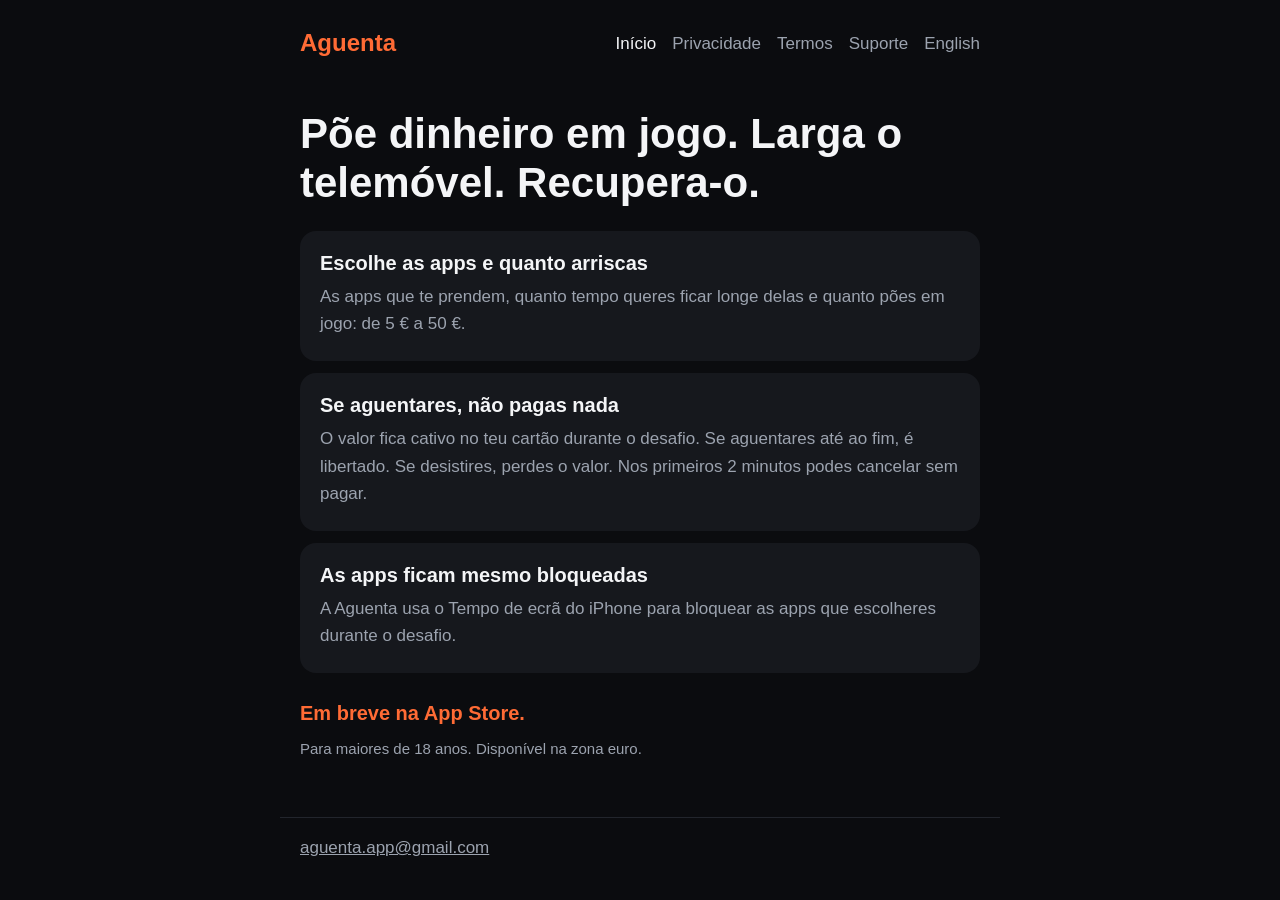
<file: index.html>
<!doctype html>
<html lang="pt">
<head>
<meta charset="utf-8">
<meta name="viewport" content="width=device-width, initial-scale=1">
<meta http-equiv="Content-Security-Policy" content="default-src 'none'; style-src 'self'; img-src 'self'; base-uri 'none'; form-action 'none'">
<meta name="referrer" content="no-referrer">
<title>Aguenta</title>
<meta name="description" content="Põe dinheiro em jogo, larga o telemóvel e recupera-o. Se aguentares, não pagas nada.">
<link rel="alternate" hreflang="en" href="/en/">
<link rel="stylesheet" href="/estilo.css">
</head>
<body>
<header><a class="marca" href="/">Aguenta</a><nav><a href="/" aria-current="page">Início</a><a href="/privacidade/">Privacidade</a><a href="/termos/">Termos</a><a href="/suporte/">Suporte</a><a href="/en/" hreflang="en" lang="en">English</a></nav></header>
<main>
<h1 class="lema">Põe dinheiro em jogo. Larga o telemóvel. Recupera-o.</h1>
<ol class="passos"><li><h2>Escolhe as apps e quanto arriscas</h2><p>As apps que te prendem, quanto tempo queres ficar longe delas e quanto pões em jogo: de 5 € a 50 €.</p></li><li><h2>Se aguentares, não pagas nada</h2><p>O valor fica cativo no teu cartão durante o desafio. Se aguentares até ao fim, é libertado. Se desistires, perdes o valor. Nos primeiros 2 minutos podes cancelar sem pagar.</p></li><li><h2>As apps ficam mesmo bloqueadas</h2><p>A Aguenta usa o Tempo de ecrã do iPhone para bloquear as apps que escolheres durante o desafio.</p></li></ol>
<p class="destaque">Em breve na App Store.</p>
<p class="nota">Para maiores de 18 anos. Disponível na zona euro.</p>
</main>
<footer><a href="mailto:aguenta.app@gmail.com">aguenta.app@gmail.com</a></footer>
</body>
</html>
</file>
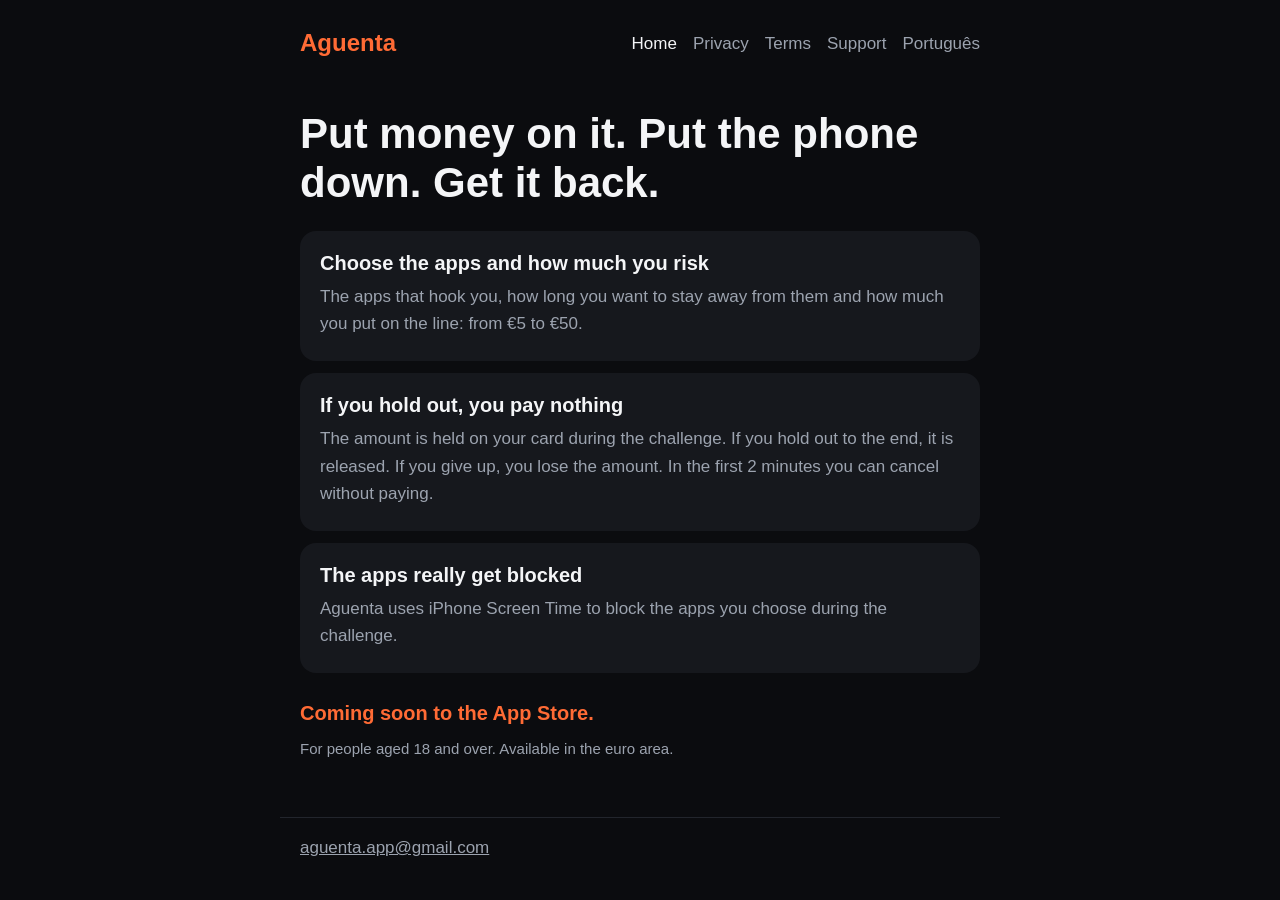
<file: en/index.html>
<!doctype html>
<html lang="en">
<head>
<meta charset="utf-8">
<meta name="viewport" content="width=device-width, initial-scale=1">
<meta http-equiv="Content-Security-Policy" content="default-src 'none'; style-src 'self'; img-src 'self'; base-uri 'none'; form-action 'none'">
<meta name="referrer" content="no-referrer">
<title>Aguenta</title>
<meta name="description" content="Put money on it, put the phone down and get it back. If you hold out, you pay nothing.">
<link rel="alternate" hreflang="pt" href="/">
<link rel="stylesheet" href="/estilo.css">
</head>
<body>
<header><a class="marca" href="/en/">Aguenta</a><nav><a href="/en/" aria-current="page">Home</a><a href="/en/privacy/">Privacy</a><a href="/en/terms/">Terms</a><a href="/en/support/">Support</a><a href="/" hreflang="pt" lang="pt">Português</a></nav></header>
<main>
<h1 class="lema">Put money on it. Put the phone down. Get it back.</h1>
<ol class="passos"><li><h2>Choose the apps and how much you risk</h2><p>The apps that hook you, how long you want to stay away from them and how much you put on the line: from €5 to €50.</p></li><li><h2>If you hold out, you pay nothing</h2><p>The amount is held on your card during the challenge. If you hold out to the end, it is released. If you give up, you lose the amount. In the first 2 minutes you can cancel without paying.</p></li><li><h2>The apps really get blocked</h2><p>Aguenta uses iPhone Screen Time to block the apps you choose during the challenge.</p></li></ol>
<p class="destaque">Coming soon to the App Store.</p>
<p class="nota">For people aged 18 and over. Available in the euro area.</p>
</main>
<footer><a href="mailto:aguenta.app@gmail.com">aguenta.app@gmail.com</a></footer>
</body>
</html>
</file>
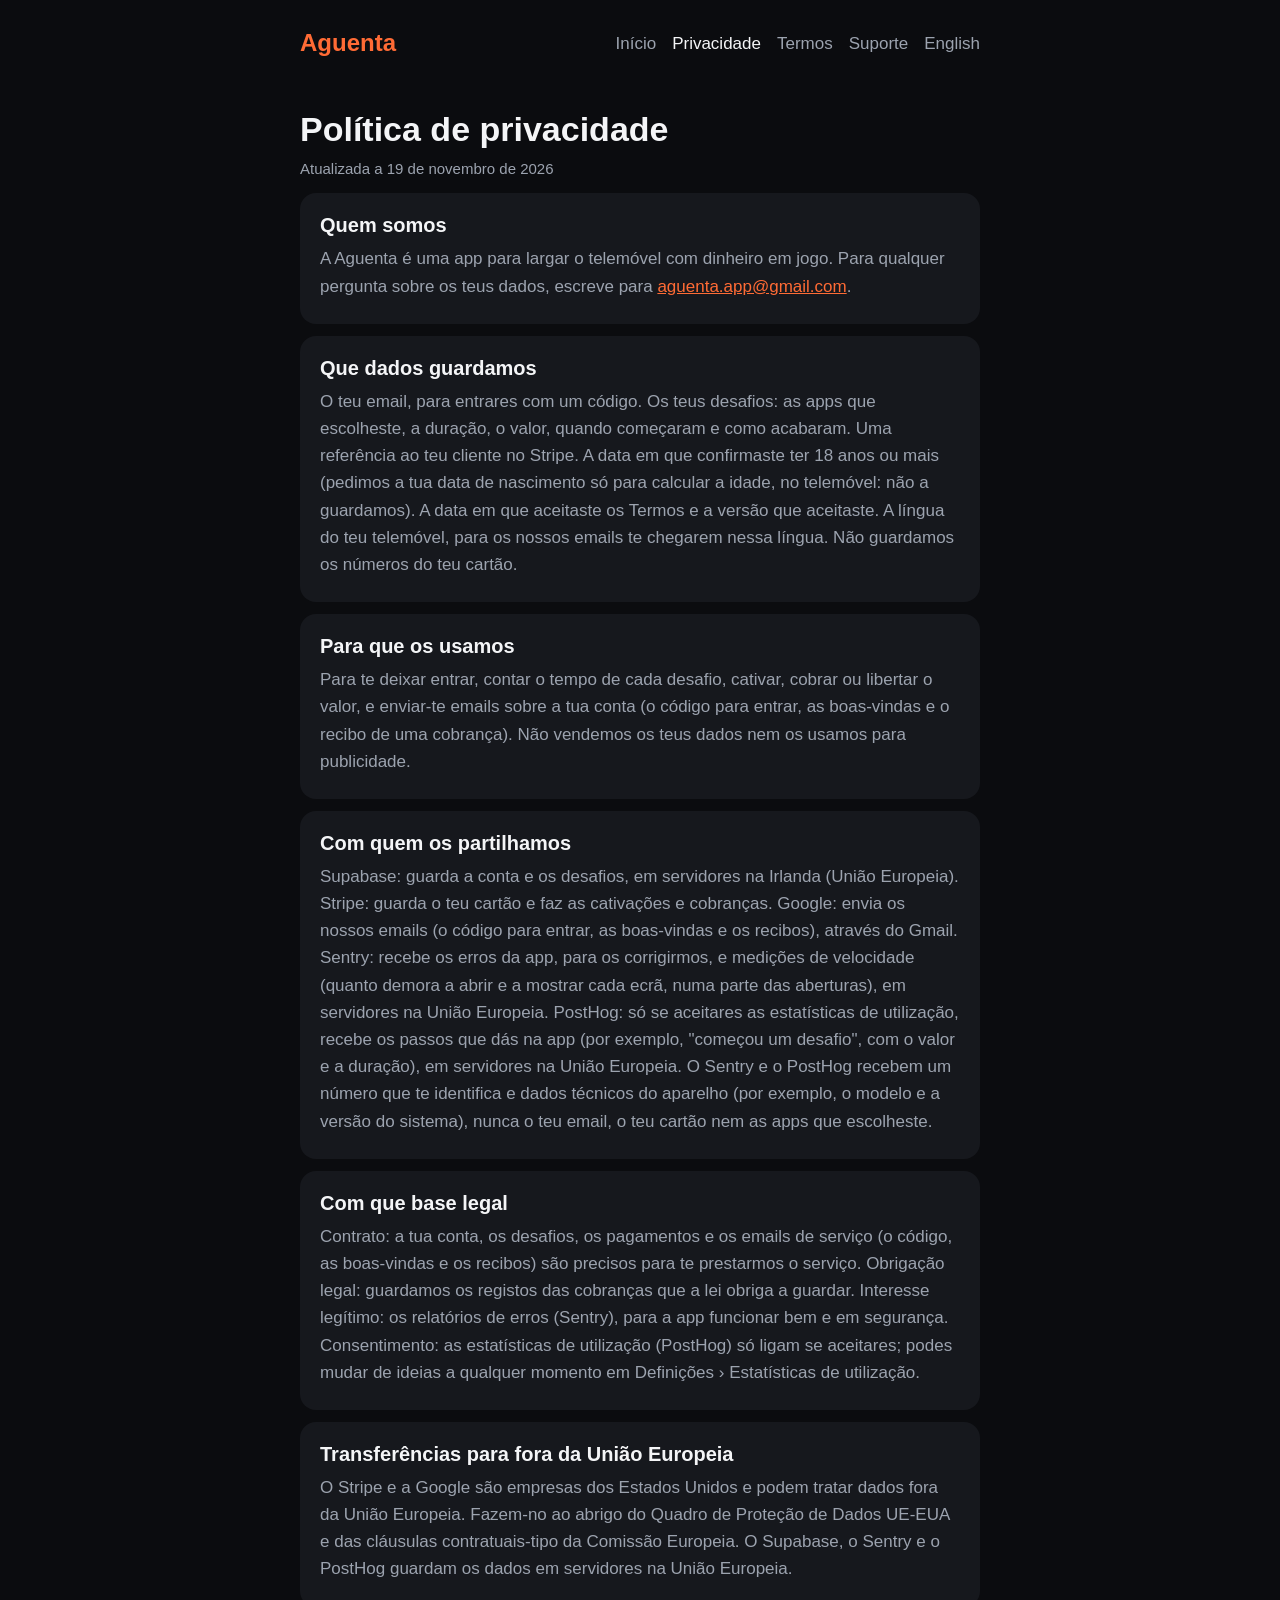
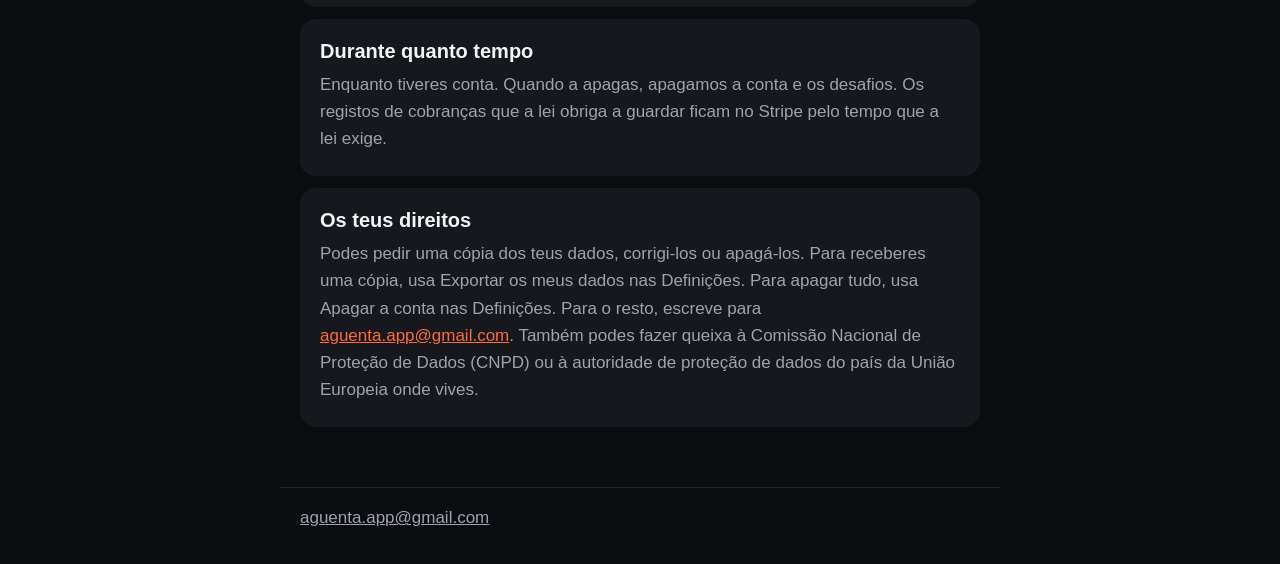
<file: privacidade/index.html>
<!doctype html>
<html lang="pt">
<head>
<meta charset="utf-8">
<meta name="viewport" content="width=device-width, initial-scale=1">
<meta http-equiv="Content-Security-Policy" content="default-src 'none'; style-src 'self'; img-src 'self'; base-uri 'none'; form-action 'none'">
<meta name="referrer" content="no-referrer">
<title>Política de privacidade · Aguenta</title>
<meta name="description" content="Põe dinheiro em jogo, larga o telemóvel e recupera-o. Se aguentares, não pagas nada.">
<link rel="alternate" hreflang="en" href="/en/privacy/">
<link rel="stylesheet" href="/estilo.css">
</head>
<body>
<header><a class="marca" href="/">Aguenta</a><nav><a href="/">Início</a><a href="/privacidade/" aria-current="page">Privacidade</a><a href="/termos/">Termos</a><a href="/suporte/">Suporte</a><a href="/en/privacy/" hreflang="en" lang="en">English</a></nav></header>
<main>
<h1>Política de privacidade</h1>
<p class="nota">Atualizada a 19 de novembro de 2026</p>
<section><h2>Quem somos</h2><p>A Aguenta é uma app para largar o telemóvel com dinheiro em jogo. Para qualquer pergunta sobre os teus dados, escreve para <a href="mailto:aguenta.app@gmail.com">aguenta.app@gmail.com</a>.</p></section>
<section><h2>Que dados guardamos</h2><p>O teu email, para entrares com um código. Os teus desafios: as apps que escolheste, a duração, o valor, quando começaram e como acabaram. Uma referência ao teu cliente no Stripe. A data em que confirmaste ter 18 anos ou mais (pedimos a tua data de nascimento só para calcular a idade, no telemóvel: não a guardamos). A data em que aceitaste os Termos e a versão que aceitaste. A língua do teu telemóvel, para os nossos emails te chegarem nessa língua. Não guardamos os números do teu cartão.</p></section>
<section><h2>Para que os usamos</h2><p>Para te deixar entrar, contar o tempo de cada desafio, cativar, cobrar ou libertar o valor, e enviar-te emails sobre a tua conta (o código para entrar, as boas-vindas e o recibo de uma cobrança). Não vendemos os teus dados nem os usamos para publicidade.</p></section>
<section><h2>Com quem os partilhamos</h2><p>Supabase: guarda a conta e os desafios, em servidores na Irlanda (União Europeia). Stripe: guarda o teu cartão e faz as cativações e cobranças. Google: envia os nossos emails (o código para entrar, as boas-vindas e os recibos), através do Gmail. Sentry: recebe os erros da app, para os corrigirmos, e medições de velocidade (quanto demora a abrir e a mostrar cada ecrã, numa parte das aberturas), em servidores na União Europeia. PostHog: só se aceitares as estatísticas de utilização, recebe os passos que dás na app (por exemplo, &quot;começou um desafio&quot;, com o valor e a duração), em servidores na União Europeia. O Sentry e o PostHog recebem um número que te identifica e dados técnicos do aparelho (por exemplo, o modelo e a versão do sistema), nunca o teu email, o teu cartão nem as apps que escolheste.</p></section>
<section><h2>Com que base legal</h2><p>Contrato: a tua conta, os desafios, os pagamentos e os emails de serviço (o código, as boas-vindas e os recibos) são precisos para te prestarmos o serviço. Obrigação legal: guardamos os registos das cobranças que a lei obriga a guardar. Interesse legítimo: os relatórios de erros (Sentry), para a app funcionar bem e em segurança. Consentimento: as estatísticas de utilização (PostHog) só ligam se aceitares; podes mudar de ideias a qualquer momento em Definições › Estatísticas de utilização.</p></section>
<section><h2>Transferências para fora da União Europeia</h2><p>O Stripe e a Google são empresas dos Estados Unidos e podem tratar dados fora da União Europeia. Fazem-no ao abrigo do Quadro de Proteção de Dados UE-EUA e das cláusulas contratuais-tipo da Comissão Europeia. O Supabase, o Sentry e o PostHog guardam os dados em servidores na União Europeia.</p></section>
<section><h2>Durante quanto tempo</h2><p>Enquanto tiveres conta. Quando a apagas, apagamos a conta e os desafios. Os registos de cobranças que a lei obriga a guardar ficam no Stripe pelo tempo que a lei exige.</p></section>
<section><h2>Os teus direitos</h2><p>Podes pedir uma cópia dos teus dados, corrigi-los ou apagá-los. Para receberes uma cópia, usa Exportar os meus dados nas Definições. Para apagar tudo, usa Apagar a conta nas Definições. Para o resto, escreve para <a href="mailto:aguenta.app@gmail.com">aguenta.app@gmail.com</a>. Também podes fazer queixa à Comissão Nacional de Proteção de Dados (CNPD) ou à autoridade de proteção de dados do país da União Europeia onde vives.</p></section>
</main>
<footer><a href="mailto:aguenta.app@gmail.com">aguenta.app@gmail.com</a></footer>
</body>
</html>
</file>
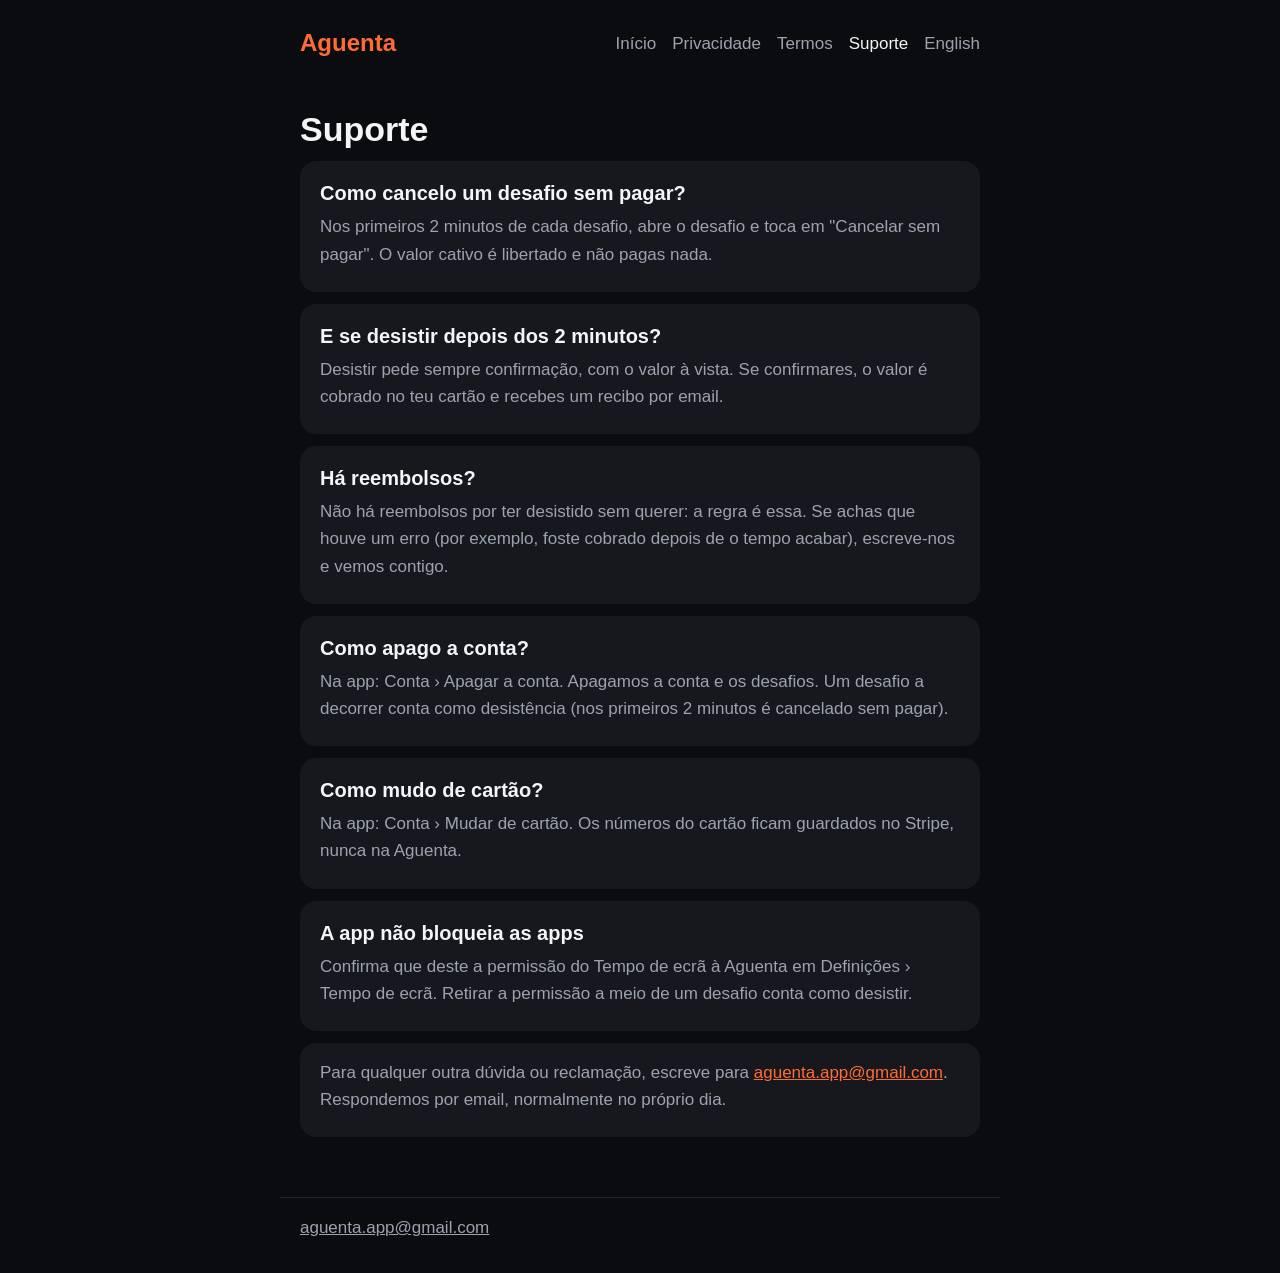
<file: suporte/index.html>
<!doctype html>
<html lang="pt">
<head>
<meta charset="utf-8">
<meta name="viewport" content="width=device-width, initial-scale=1">
<meta http-equiv="Content-Security-Policy" content="default-src 'none'; style-src 'self'; img-src 'self'; base-uri 'none'; form-action 'none'">
<meta name="referrer" content="no-referrer">
<title>Suporte · Aguenta</title>
<meta name="description" content="Põe dinheiro em jogo, larga o telemóvel e recupera-o. Se aguentares, não pagas nada.">
<link rel="alternate" hreflang="en" href="/en/support/">
<link rel="stylesheet" href="/estilo.css">
</head>
<body>
<header><a class="marca" href="/">Aguenta</a><nav><a href="/">Início</a><a href="/privacidade/">Privacidade</a><a href="/termos/">Termos</a><a href="/suporte/" aria-current="page">Suporte</a><a href="/en/support/" hreflang="en" lang="en">English</a></nav></header>
<main>
<h1>Suporte</h1>
<section><h2>Como cancelo um desafio sem pagar?</h2><p>Nos primeiros 2 minutos de cada desafio, abre o desafio e toca em &quot;Cancelar sem pagar&quot;. O valor cativo é libertado e não pagas nada.</p></section>
<section><h2>E se desistir depois dos 2 minutos?</h2><p>Desistir pede sempre confirmação, com o valor à vista. Se confirmares, o valor é cobrado no teu cartão e recebes um recibo por email.</p></section>
<section><h2>Há reembolsos?</h2><p>Não há reembolsos por ter desistido sem querer: a regra é essa. Se achas que houve um erro (por exemplo, foste cobrado depois de o tempo acabar), escreve-nos e vemos contigo.</p></section>
<section><h2>Como apago a conta?</h2><p>Na app: Conta › Apagar a conta. Apagamos a conta e os desafios. Um desafio a decorrer conta como desistência (nos primeiros 2 minutos é cancelado sem pagar).</p></section>
<section><h2>Como mudo de cartão?</h2><p>Na app: Conta › Mudar de cartão. Os números do cartão ficam guardados no Stripe, nunca na Aguenta.</p></section>
<section><h2>A app não bloqueia as apps</h2><p>Confirma que deste a permissão do Tempo de ecrã à Aguenta em Definições › Tempo de ecrã. Retirar a permissão a meio de um desafio conta como desistir.</p></section>
<section><p>Para qualquer outra dúvida ou reclamação, escreve para <a href="mailto:aguenta.app@gmail.com">aguenta.app@gmail.com</a>. Respondemos por email, normalmente no próprio dia.</p></section>
</main>
<footer><a href="mailto:aguenta.app@gmail.com">aguenta.app@gmail.com</a></footer>
</body>
</html>
</file>
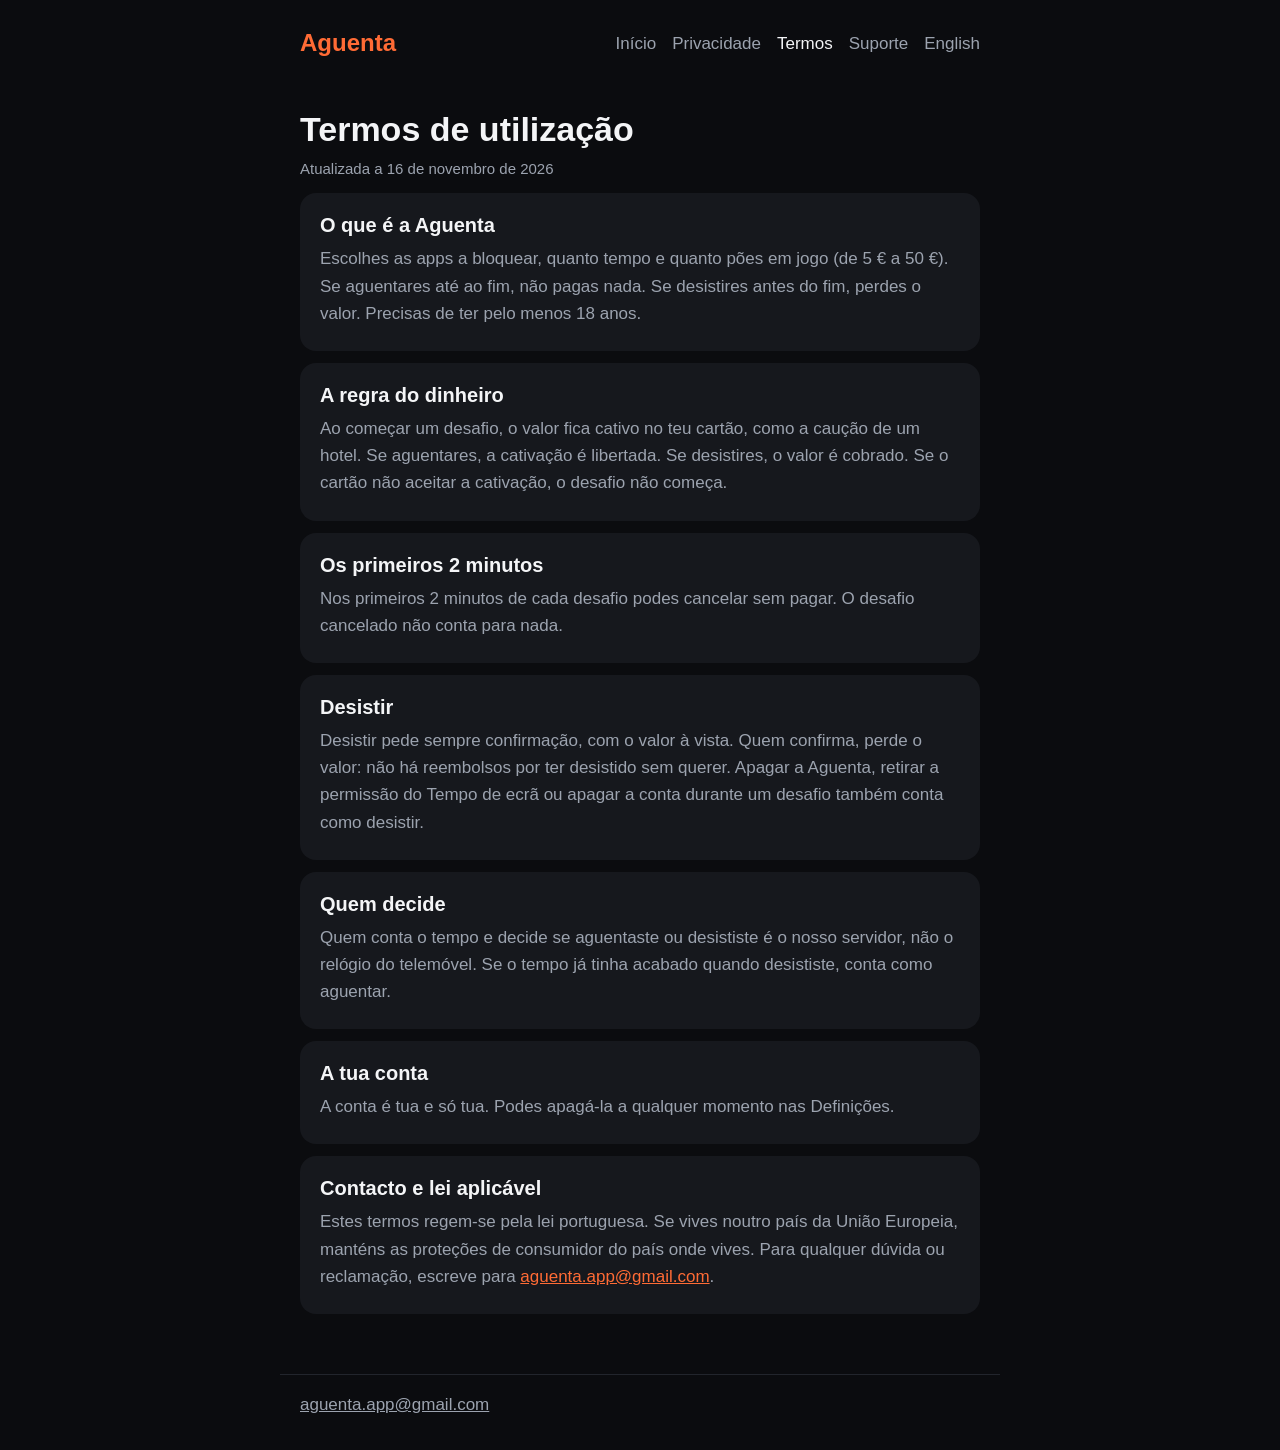
<file: termos/index.html>
<!doctype html>
<html lang="pt">
<head>
<meta charset="utf-8">
<meta name="viewport" content="width=device-width, initial-scale=1">
<meta http-equiv="Content-Security-Policy" content="default-src 'none'; style-src 'self'; img-src 'self'; base-uri 'none'; form-action 'none'">
<meta name="referrer" content="no-referrer">
<title>Termos de utilização · Aguenta</title>
<meta name="description" content="Põe dinheiro em jogo, larga o telemóvel e recupera-o. Se aguentares, não pagas nada.">
<link rel="alternate" hreflang="en" href="/en/terms/">
<link rel="stylesheet" href="/estilo.css">
</head>
<body>
<header><a class="marca" href="/">Aguenta</a><nav><a href="/">Início</a><a href="/privacidade/">Privacidade</a><a href="/termos/" aria-current="page">Termos</a><a href="/suporte/">Suporte</a><a href="/en/terms/" hreflang="en" lang="en">English</a></nav></header>
<main>
<h1>Termos de utilização</h1>
<p class="nota">Atualizada a 16 de novembro de 2026</p>
<section><h2>O que é a Aguenta</h2><p>Escolhes as apps a bloquear, quanto tempo e quanto pões em jogo (de 5 € a 50 €). Se aguentares até ao fim, não pagas nada. Se desistires antes do fim, perdes o valor. Precisas de ter pelo menos 18 anos.</p></section>
<section><h2>A regra do dinheiro</h2><p>Ao começar um desafio, o valor fica cativo no teu cartão, como a caução de um hotel. Se aguentares, a cativação é libertada. Se desistires, o valor é cobrado. Se o cartão não aceitar a cativação, o desafio não começa.</p></section>
<section><h2>Os primeiros 2 minutos</h2><p>Nos primeiros 2 minutos de cada desafio podes cancelar sem pagar. O desafio cancelado não conta para nada.</p></section>
<section><h2>Desistir</h2><p>Desistir pede sempre confirmação, com o valor à vista. Quem confirma, perde o valor: não há reembolsos por ter desistido sem querer. Apagar a Aguenta, retirar a permissão do Tempo de ecrã ou apagar a conta durante um desafio também conta como desistir.</p></section>
<section><h2>Quem decide</h2><p>Quem conta o tempo e decide se aguentaste ou desististe é o nosso servidor, não o relógio do telemóvel. Se o tempo já tinha acabado quando desististe, conta como aguentar.</p></section>
<section><h2>A tua conta</h2><p>A conta é tua e só tua. Podes apagá-la a qualquer momento nas Definições.</p></section>
<section><h2>Contacto e lei aplicável</h2><p>Estes termos regem-se pela lei portuguesa. Se vives noutro país da União Europeia, manténs as proteções de consumidor do país onde vives. Para qualquer dúvida ou reclamação, escreve para <a href="mailto:aguenta.app@gmail.com">aguenta.app@gmail.com</a>.</p></section>
</main>
<footer><a href="mailto:aguenta.app@gmail.com">aguenta.app@gmail.com</a></footer>
</body>
</html>
</file>
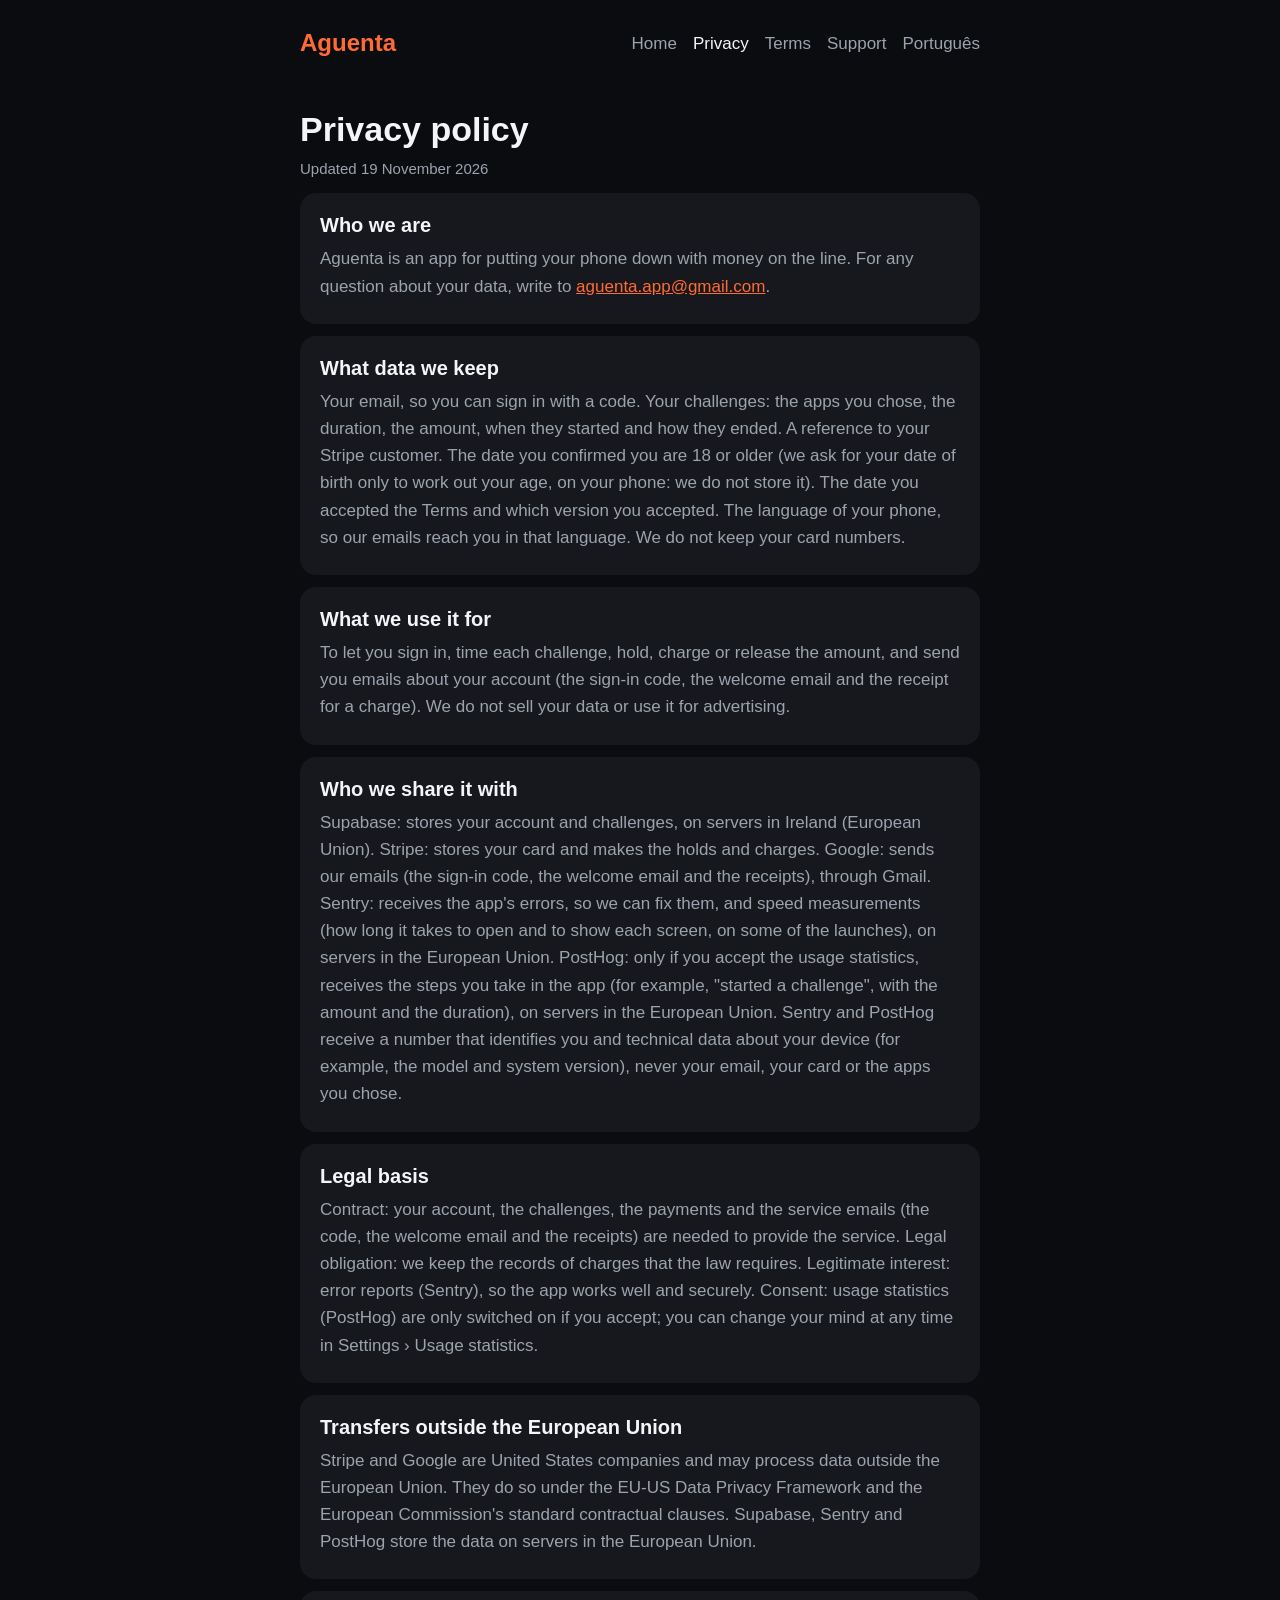
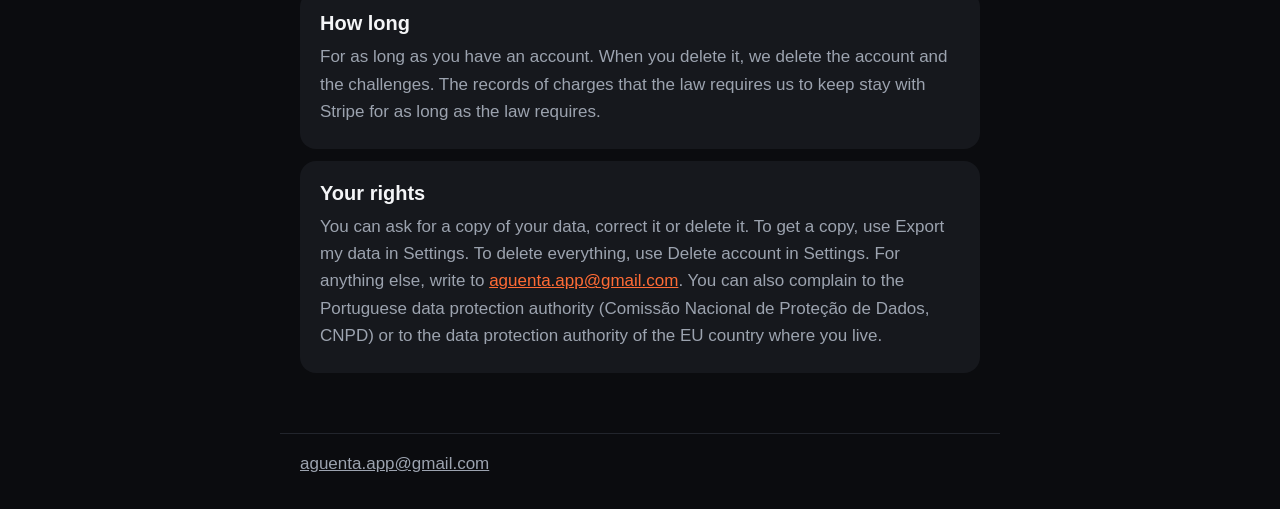
<file: en/privacy/index.html>
<!doctype html>
<html lang="en">
<head>
<meta charset="utf-8">
<meta name="viewport" content="width=device-width, initial-scale=1">
<meta http-equiv="Content-Security-Policy" content="default-src 'none'; style-src 'self'; img-src 'self'; base-uri 'none'; form-action 'none'">
<meta name="referrer" content="no-referrer">
<title>Privacy policy · Aguenta</title>
<meta name="description" content="Put money on it, put the phone down and get it back. If you hold out, you pay nothing.">
<link rel="alternate" hreflang="pt" href="/privacidade/">
<link rel="stylesheet" href="/estilo.css">
</head>
<body>
<header><a class="marca" href="/en/">Aguenta</a><nav><a href="/en/">Home</a><a href="/en/privacy/" aria-current="page">Privacy</a><a href="/en/terms/">Terms</a><a href="/en/support/">Support</a><a href="/privacidade/" hreflang="pt" lang="pt">Português</a></nav></header>
<main>
<h1>Privacy policy</h1>
<p class="nota">Updated 19 November 2026</p>
<section><h2>Who we are</h2><p>Aguenta is an app for putting your phone down with money on the line. For any question about your data, write to <a href="mailto:aguenta.app@gmail.com">aguenta.app@gmail.com</a>.</p></section>
<section><h2>What data we keep</h2><p>Your email, so you can sign in with a code. Your challenges: the apps you chose, the duration, the amount, when they started and how they ended. A reference to your Stripe customer. The date you confirmed you are 18 or older (we ask for your date of birth only to work out your age, on your phone: we do not store it). The date you accepted the Terms and which version you accepted. The language of your phone, so our emails reach you in that language. We do not keep your card numbers.</p></section>
<section><h2>What we use it for</h2><p>To let you sign in, time each challenge, hold, charge or release the amount, and send you emails about your account (the sign-in code, the welcome email and the receipt for a charge). We do not sell your data or use it for advertising.</p></section>
<section><h2>Who we share it with</h2><p>Supabase: stores your account and challenges, on servers in Ireland (European Union). Stripe: stores your card and makes the holds and charges. Google: sends our emails (the sign-in code, the welcome email and the receipts), through Gmail. Sentry: receives the app's errors, so we can fix them, and speed measurements (how long it takes to open and to show each screen, on some of the launches), on servers in the European Union. PostHog: only if you accept the usage statistics, receives the steps you take in the app (for example, &quot;started a challenge&quot;, with the amount and the duration), on servers in the European Union. Sentry and PostHog receive a number that identifies you and technical data about your device (for example, the model and system version), never your email, your card or the apps you chose.</p></section>
<section><h2>Legal basis</h2><p>Contract: your account, the challenges, the payments and the service emails (the code, the welcome email and the receipts) are needed to provide the service. Legal obligation: we keep the records of charges that the law requires. Legitimate interest: error reports (Sentry), so the app works well and securely. Consent: usage statistics (PostHog) are only switched on if you accept; you can change your mind at any time in Settings › Usage statistics.</p></section>
<section><h2>Transfers outside the European Union</h2><p>Stripe and Google are United States companies and may process data outside the European Union. They do so under the EU-US Data Privacy Framework and the European Commission's standard contractual clauses. Supabase, Sentry and PostHog store the data on servers in the European Union.</p></section>
<section><h2>How long</h2><p>For as long as you have an account. When you delete it, we delete the account and the challenges. The records of charges that the law requires us to keep stay with Stripe for as long as the law requires.</p></section>
<section><h2>Your rights</h2><p>You can ask for a copy of your data, correct it or delete it. To get a copy, use Export my data in Settings. To delete everything, use Delete account in Settings. For anything else, write to <a href="mailto:aguenta.app@gmail.com">aguenta.app@gmail.com</a>. You can also complain to the Portuguese data protection authority (Comissão Nacional de Proteção de Dados, CNPD) or to the data protection authority of the EU country where you live.</p></section>
</main>
<footer><a href="mailto:aguenta.app@gmail.com">aguenta.app@gmail.com</a></footer>
</body>
</html>
</file>
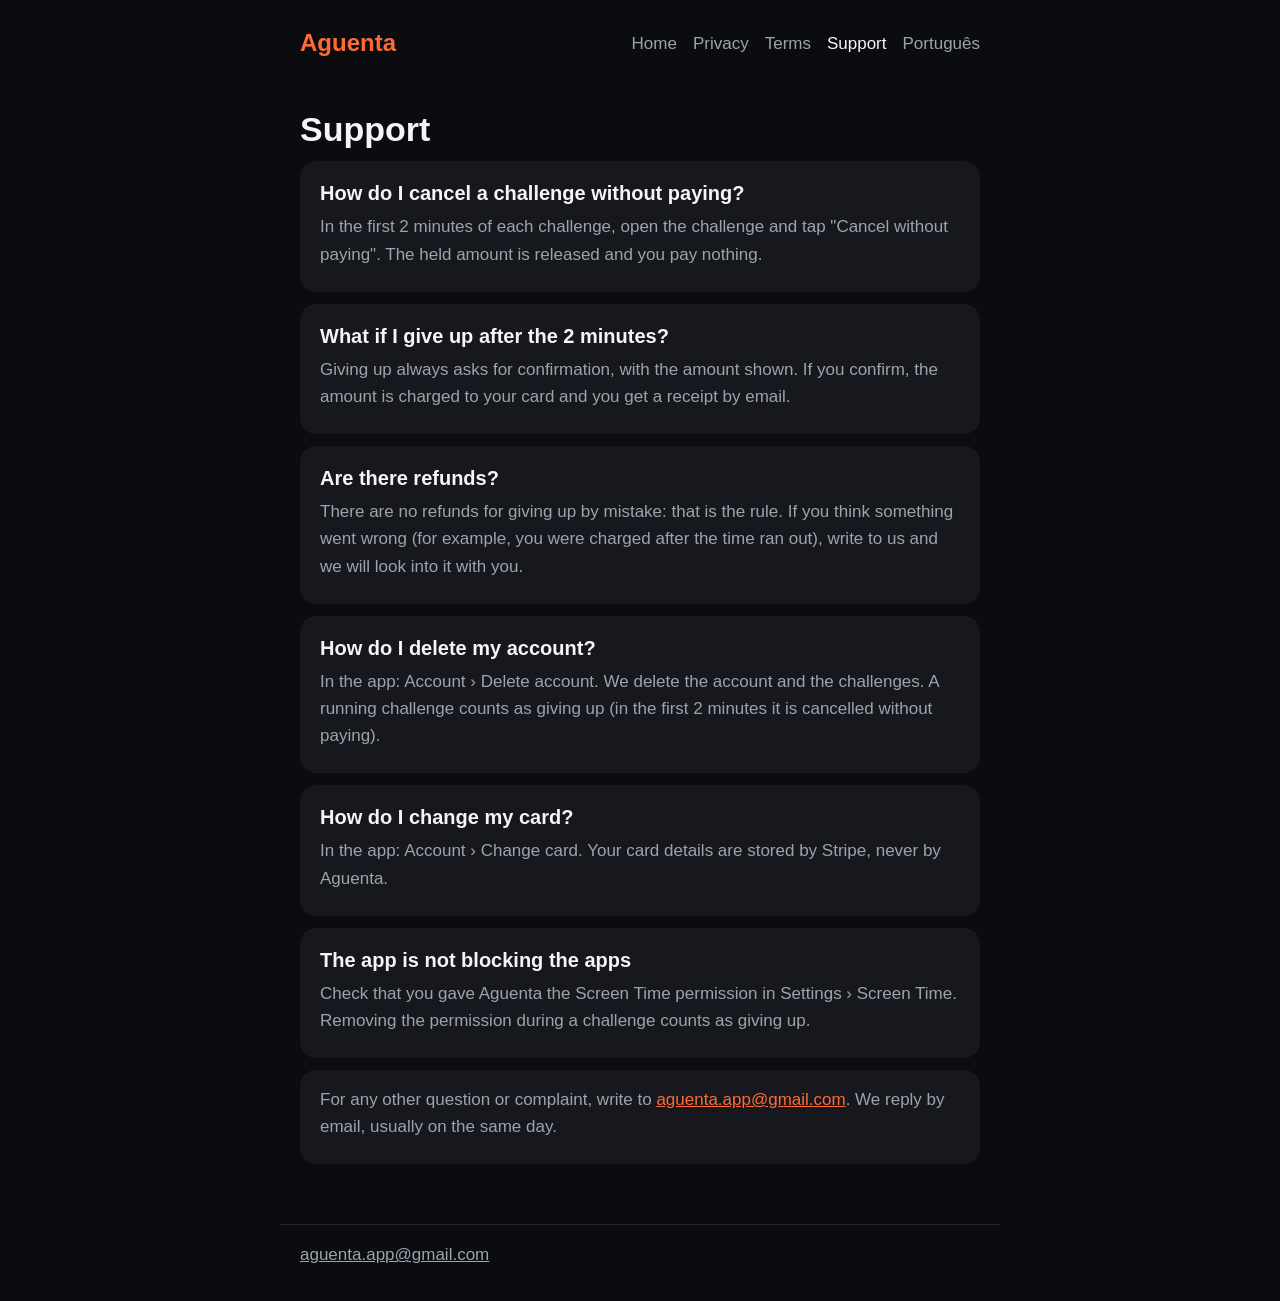
<file: en/support/index.html>
<!doctype html>
<html lang="en">
<head>
<meta charset="utf-8">
<meta name="viewport" content="width=device-width, initial-scale=1">
<meta http-equiv="Content-Security-Policy" content="default-src 'none'; style-src 'self'; img-src 'self'; base-uri 'none'; form-action 'none'">
<meta name="referrer" content="no-referrer">
<title>Support · Aguenta</title>
<meta name="description" content="Put money on it, put the phone down and get it back. If you hold out, you pay nothing.">
<link rel="alternate" hreflang="pt" href="/suporte/">
<link rel="stylesheet" href="/estilo.css">
</head>
<body>
<header><a class="marca" href="/en/">Aguenta</a><nav><a href="/en/">Home</a><a href="/en/privacy/">Privacy</a><a href="/en/terms/">Terms</a><a href="/en/support/" aria-current="page">Support</a><a href="/suporte/" hreflang="pt" lang="pt">Português</a></nav></header>
<main>
<h1>Support</h1>
<section><h2>How do I cancel a challenge without paying?</h2><p>In the first 2 minutes of each challenge, open the challenge and tap &quot;Cancel without paying&quot;. The held amount is released and you pay nothing.</p></section>
<section><h2>What if I give up after the 2 minutes?</h2><p>Giving up always asks for confirmation, with the amount shown. If you confirm, the amount is charged to your card and you get a receipt by email.</p></section>
<section><h2>Are there refunds?</h2><p>There are no refunds for giving up by mistake: that is the rule. If you think something went wrong (for example, you were charged after the time ran out), write to us and we will look into it with you.</p></section>
<section><h2>How do I delete my account?</h2><p>In the app: Account › Delete account. We delete the account and the challenges. A running challenge counts as giving up (in the first 2 minutes it is cancelled without paying).</p></section>
<section><h2>How do I change my card?</h2><p>In the app: Account › Change card. Your card details are stored by Stripe, never by Aguenta.</p></section>
<section><h2>The app is not blocking the apps</h2><p>Check that you gave Aguenta the Screen Time permission in Settings › Screen Time. Removing the permission during a challenge counts as giving up.</p></section>
<section><p>For any other question or complaint, write to <a href="mailto:aguenta.app@gmail.com">aguenta.app@gmail.com</a>. We reply by email, usually on the same day.</p></section>
</main>
<footer><a href="mailto:aguenta.app@gmail.com">aguenta.app@gmail.com</a></footer>
</body>
</html>
</file>
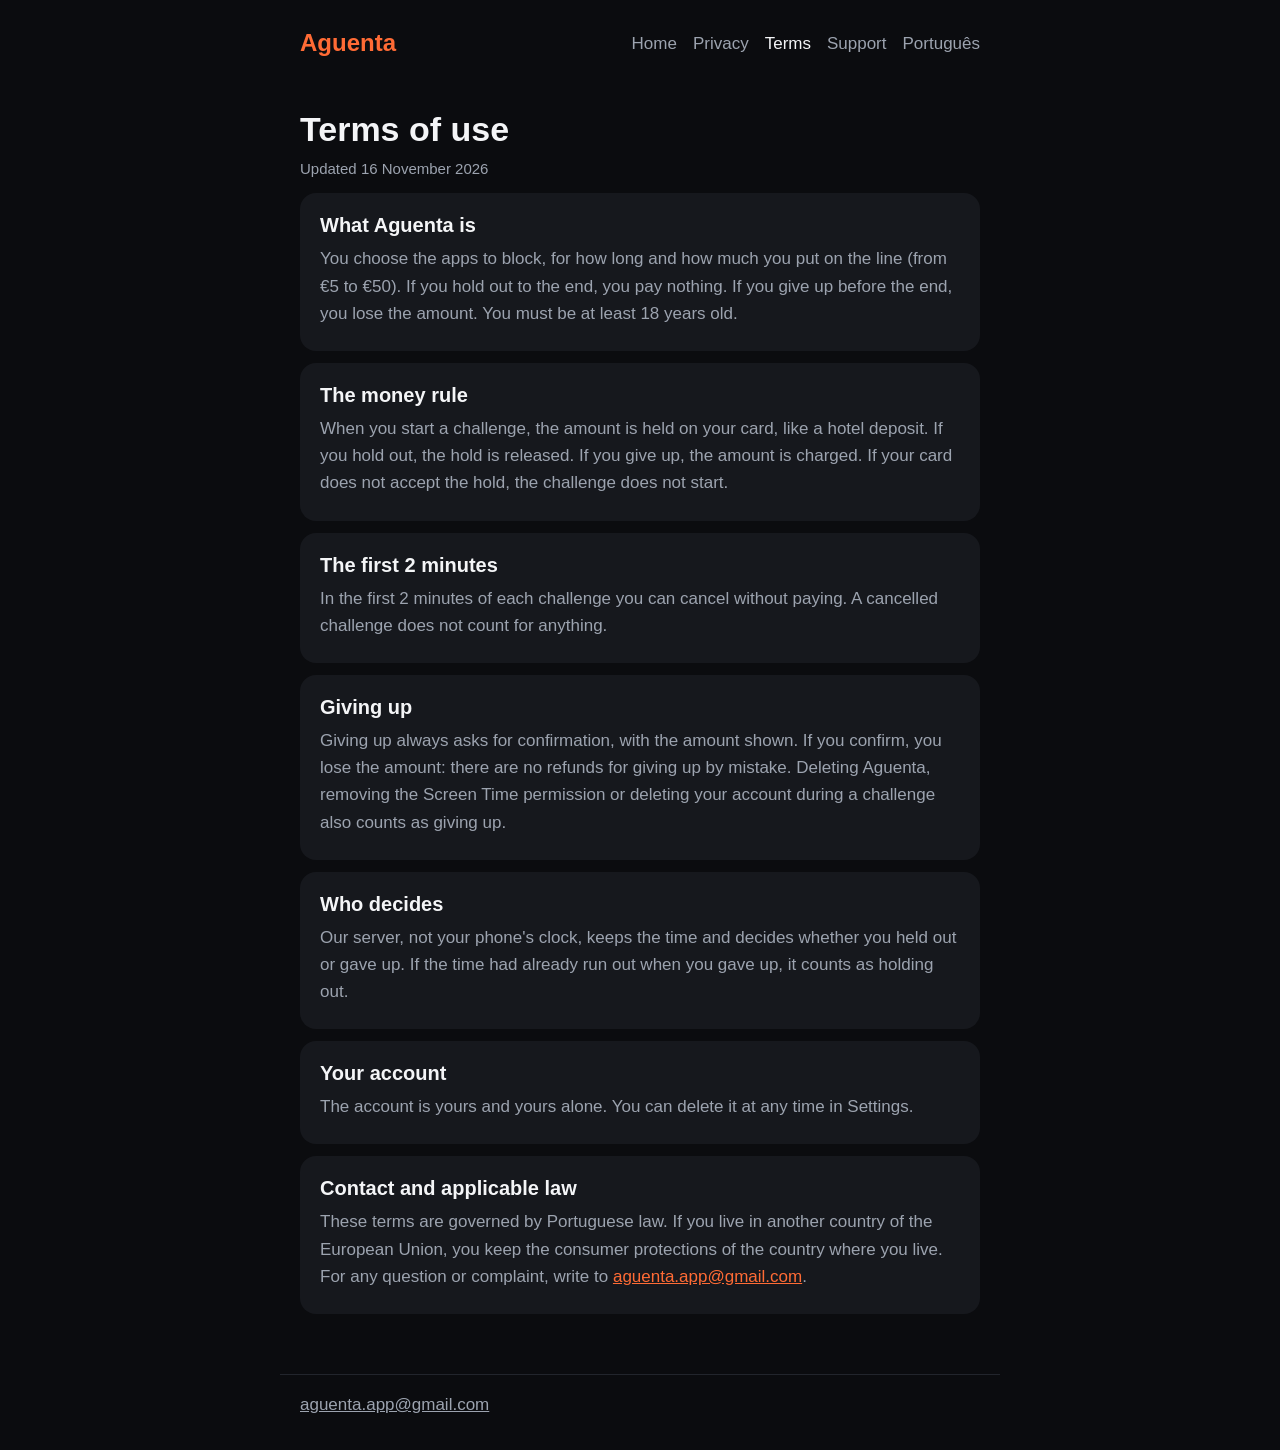
<file: en/terms/index.html>
<!doctype html>
<html lang="en">
<head>
<meta charset="utf-8">
<meta name="viewport" content="width=device-width, initial-scale=1">
<meta http-equiv="Content-Security-Policy" content="default-src 'none'; style-src 'self'; img-src 'self'; base-uri 'none'; form-action 'none'">
<meta name="referrer" content="no-referrer">
<title>Terms of use · Aguenta</title>
<meta name="description" content="Put money on it, put the phone down and get it back. If you hold out, you pay nothing.">
<link rel="alternate" hreflang="pt" href="/termos/">
<link rel="stylesheet" href="/estilo.css">
</head>
<body>
<header><a class="marca" href="/en/">Aguenta</a><nav><a href="/en/">Home</a><a href="/en/privacy/">Privacy</a><a href="/en/terms/" aria-current="page">Terms</a><a href="/en/support/">Support</a><a href="/termos/" hreflang="pt" lang="pt">Português</a></nav></header>
<main>
<h1>Terms of use</h1>
<p class="nota">Updated 16 November 2026</p>
<section><h2>What Aguenta is</h2><p>You choose the apps to block, for how long and how much you put on the line (from €5 to €50). If you hold out to the end, you pay nothing. If you give up before the end, you lose the amount. You must be at least 18 years old.</p></section>
<section><h2>The money rule</h2><p>When you start a challenge, the amount is held on your card, like a hotel deposit. If you hold out, the hold is released. If you give up, the amount is charged. If your card does not accept the hold, the challenge does not start.</p></section>
<section><h2>The first 2 minutes</h2><p>In the first 2 minutes of each challenge you can cancel without paying. A cancelled challenge does not count for anything.</p></section>
<section><h2>Giving up</h2><p>Giving up always asks for confirmation, with the amount shown. If you confirm, you lose the amount: there are no refunds for giving up by mistake. Deleting Aguenta, removing the Screen Time permission or deleting your account during a challenge also counts as giving up.</p></section>
<section><h2>Who decides</h2><p>Our server, not your phone's clock, keeps the time and decides whether you held out or gave up. If the time had already run out when you gave up, it counts as holding out.</p></section>
<section><h2>Your account</h2><p>The account is yours and yours alone. You can delete it at any time in Settings.</p></section>
<section><h2>Contact and applicable law</h2><p>These terms are governed by Portuguese law. If you live in another country of the European Union, you keep the consumer protections of the country where you live. For any question or complaint, write to <a href="mailto:aguenta.app@gmail.com">aguenta.app@gmail.com</a>.</p></section>
</main>
<footer><a href="mailto:aguenta.app@gmail.com">aguenta.app@gmail.com</a></footer>
</body>
</html>
</file>
<file: estilo.css>
:root { color-scheme: dark; }
* { box-sizing: border-box; }
body { margin: 0; background: #0B0C0F; color: #F4F5F7; font: 17px/1.6 -apple-system, BlinkMacSystemFont, "Segoe UI", Roboto, Helvetica, Arial, sans-serif; }
header, main, footer { max-width: 720px; margin: 0 auto; padding: 0 20px; }
header { display: flex; flex-wrap: wrap; gap: 12px 20px; align-items: center; justify-content: space-between; padding-top: 24px; padding-bottom: 24px; }
.marca { color: #FF6B35; font-weight: 800; font-size: 24px; text-decoration: none; }
nav { display: flex; flex-wrap: wrap; gap: 4px 16px; }
nav a { color: #9CA3AF; text-decoration: none; }
nav a:hover, nav a[aria-current] { color: #F4F5F7; }
main { padding-bottom: 48px; }
h1 { font-size: 34px; line-height: 1.15; margin: 24px 0 8px; }
h1.lema { font-size: 42px; }
h2 { font-size: 20px; margin: 0 0 4px; }
section { background: #16181D; border-radius: 16px; padding: 16px 20px; margin: 12px 0; }
p { margin: 0 0 8px; color: #F4F5F7; }
section p { color: #9CA3AF; }
.nota { color: #9CA3AF; font-size: 15px; }
.destaque { color: #FF6B35; font-weight: 700; font-size: 20px; margin-top: 24px; }
.passos { list-style: none; padding: 0; margin: 24px 0; display: grid; gap: 12px; }
.passos li { background: #16181D; border-radius: 16px; padding: 16px 20px; }
.passos p { color: #9CA3AF; }
a { color: #FF6B35; }
footer { border-top: 1px solid #22252C; padding-top: 16px; padding-bottom: 32px; color: #9CA3AF; }
footer a { color: #9CA3AF; }
</file>
